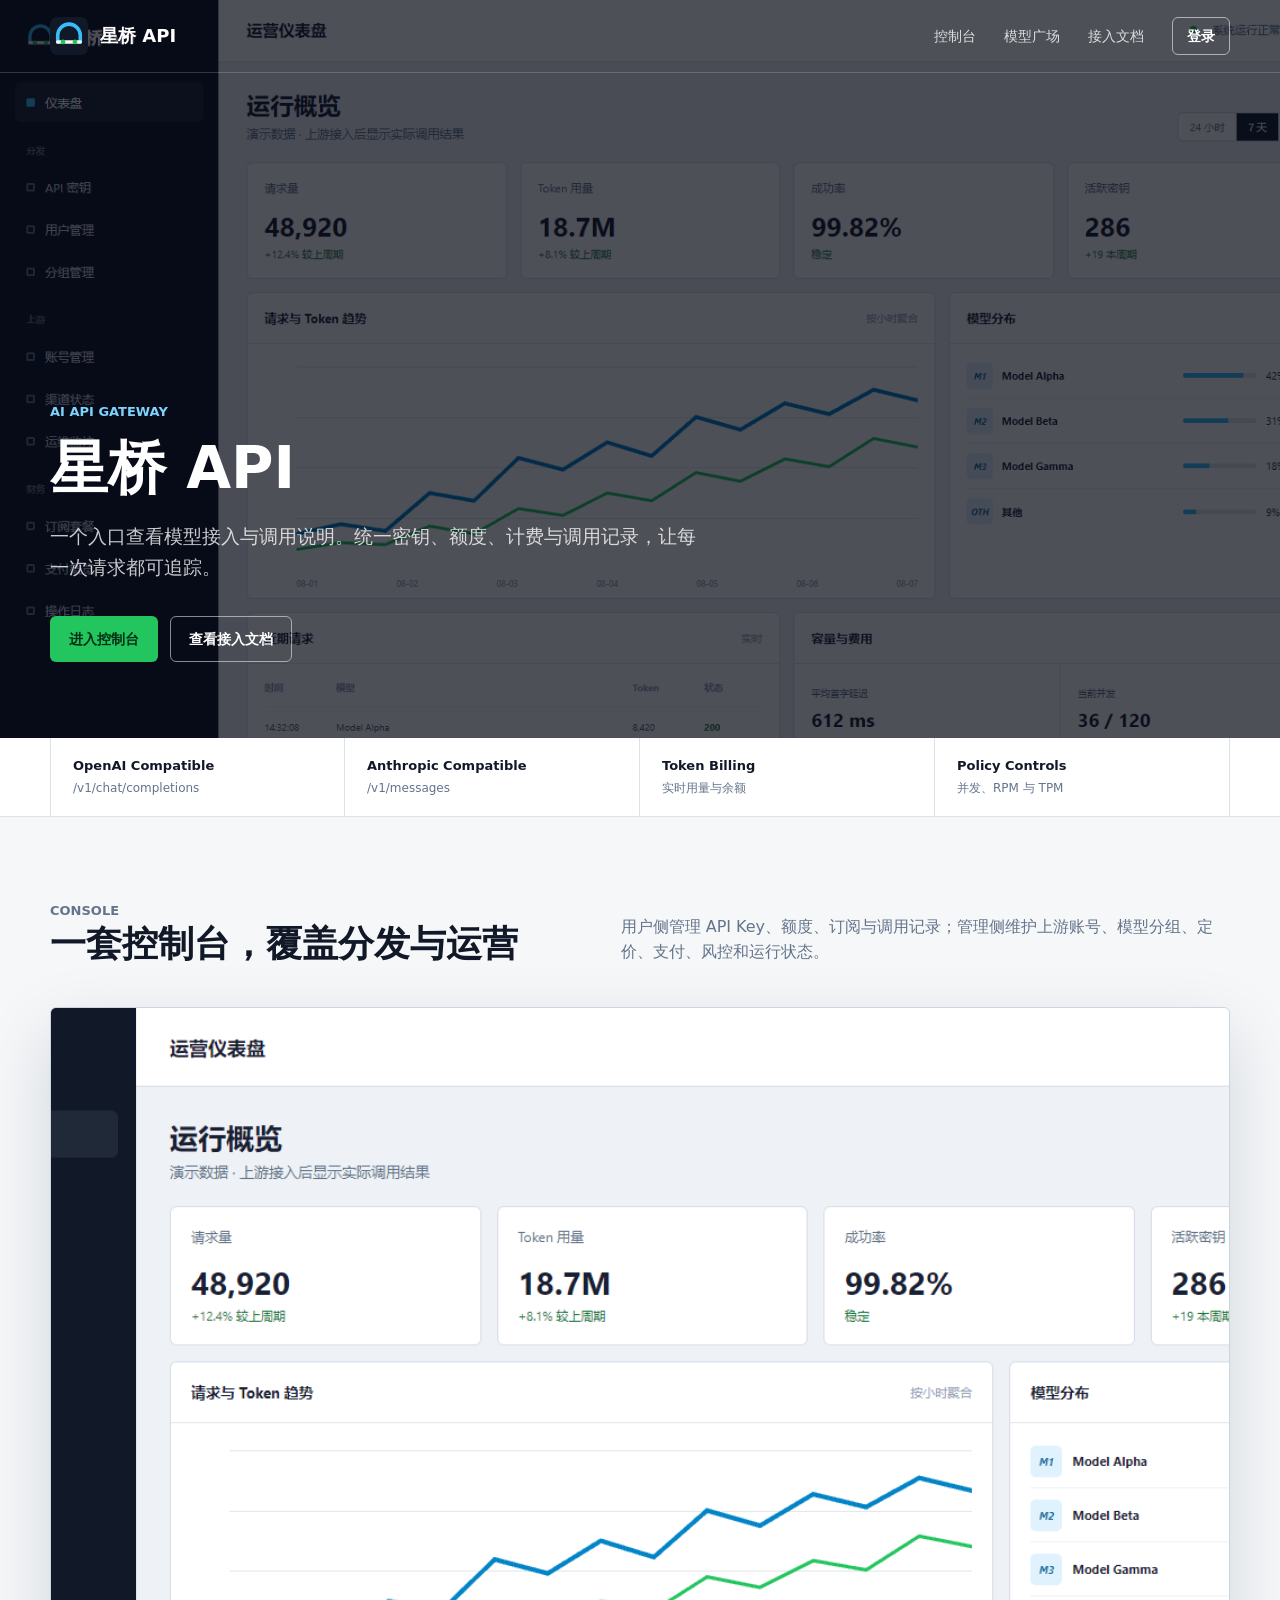
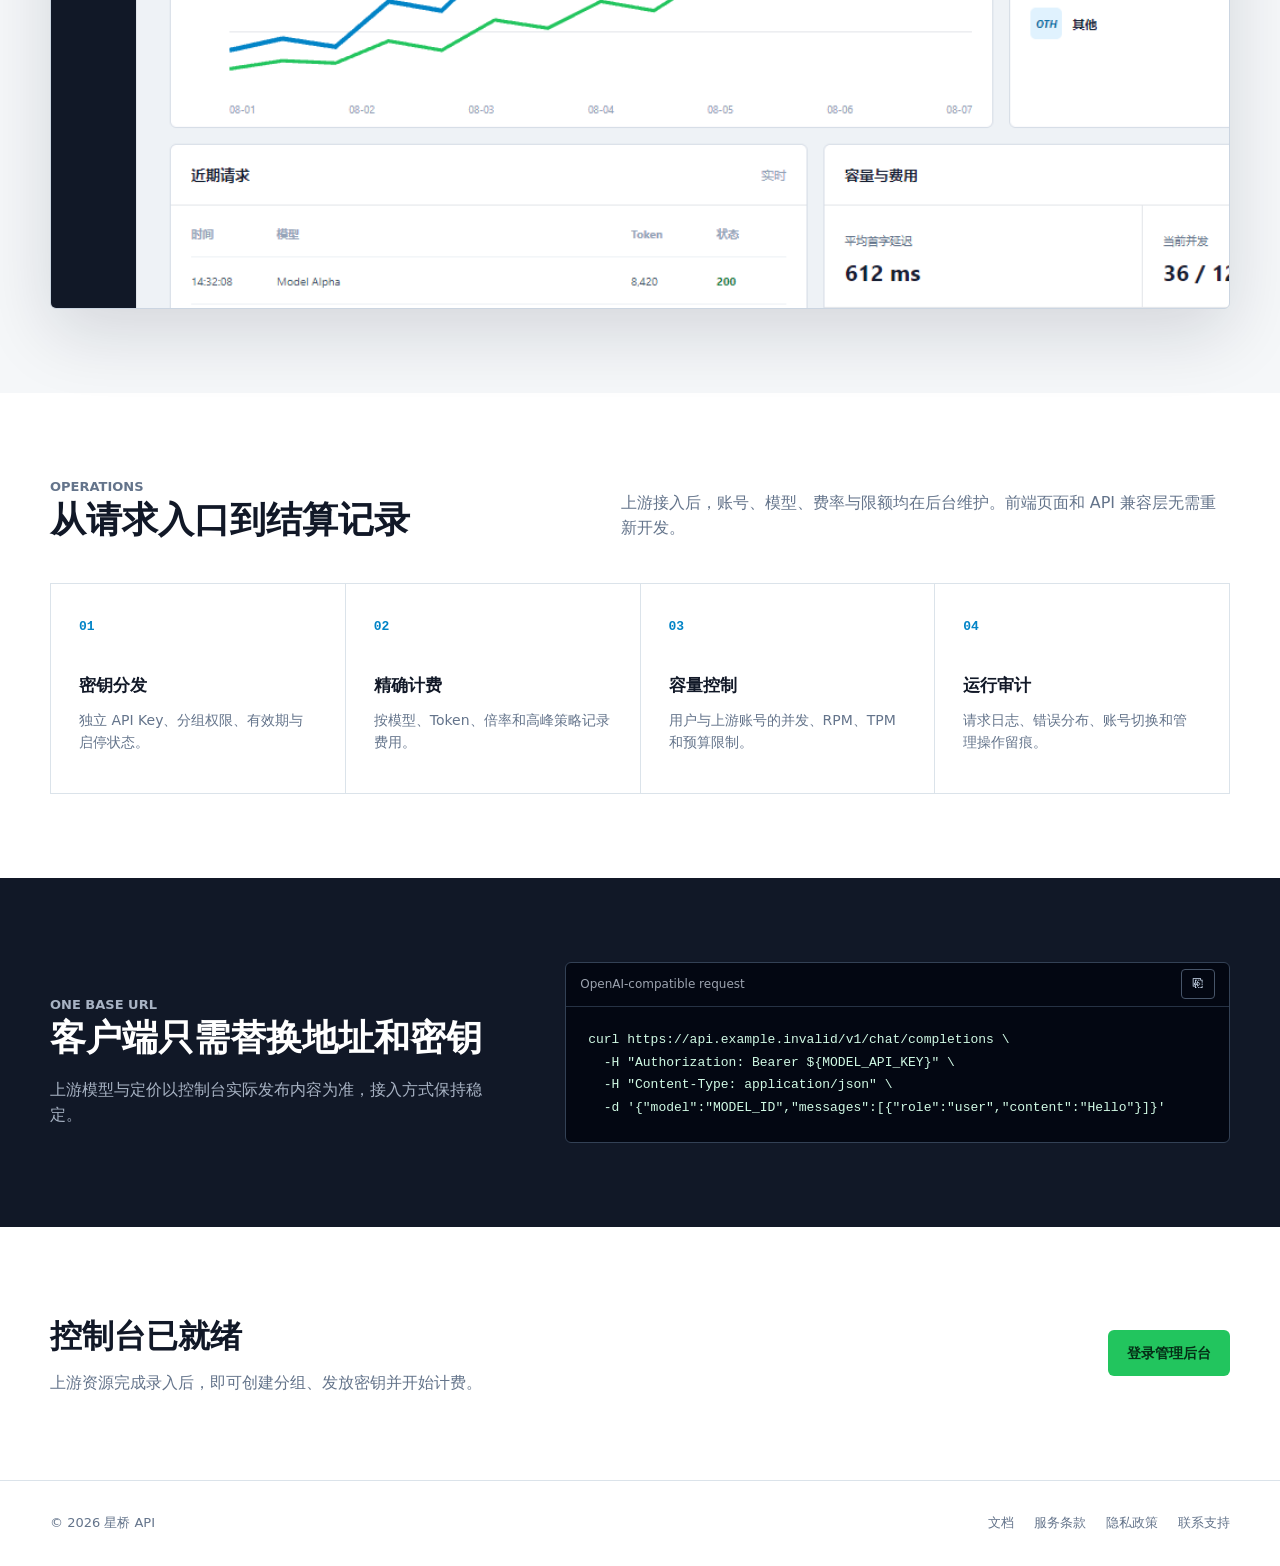
<file: index.html>
<!doctype html>
<html lang="zh-CN">
  <head>
    <meta charset="UTF-8" />
    <meta name="viewport" content="width=device-width, initial-scale=1" />
    <meta name="description" content="一个入口查看模型接入与调用说明" />
    <meta name="theme-color" content="#111827" />
    <link rel="icon" type="image/svg+xml" href="/site-assets/logo.svg" />
    <link rel="stylesheet" href="/site-assets/site.css" />
    <script src="/site-assets/site.js" defer></script>
    <title>星桥 API - 模型 API 接入平台</title>
  </head>
  <body>
    <header class="site-header">
      <div class="shell">
        <a class="brand" href="/" aria-label="返回首页">
          <img src="/site-assets/logo.svg" alt="" width="38" height="38" />
          <span>星桥 API</span>
        </a>
        <button class="menu-toggle" type="button" data-menu-toggle aria-expanded="false" aria-controls="main-nav">菜单</button>
        <nav class="main-nav" id="main-nav" data-menu data-open="false" aria-label="主导航">
          <a href="#console">控制台</a>
          <a href="/preview.html">模型广场</a>
          <a href="/docs.html">接入文档</a>
          <a class="nav-command" href="/preview.html">登录</a>
        </nav>
      </div>
    </header>

    <main>
      <section class="hero" aria-labelledby="hero-title">
        <div class="shell">
          <p class="eyebrow">AI API Gateway</p>
          <h1 id="hero-title">星桥 API</h1>
          <p class="hero-copy">一个入口查看模型接入与调用说明。统一密钥、额度、计费与调用记录，让每一次请求都可追踪。</p>
          <div class="hero-actions">
            <a class="button button-primary" href="/preview.html">进入控制台</a>
            <a class="button button-secondary" href="/docs.html">查看接入文档</a>
          </div>
        </div>
      </section>

      <section class="protocol-strip" aria-label="协议能力">
        <div class="shell">
          <div class="protocol-item"><strong>OpenAI Compatible</strong><span>/v1/chat/completions</span></div>
          <div class="protocol-item"><strong>Anthropic Compatible</strong><span>/v1/messages</span></div>
          <div class="protocol-item"><strong>Token Billing</strong><span>实时用量与余额</span></div>
          <div class="protocol-item"><strong>Policy Controls</strong><span>并发、RPM 与 TPM</span></div>
        </div>
      </section>

      <section class="section section-soft" id="console">
        <div class="shell">
          <div class="section-heading">
            <div>
              <p class="eyebrow">Console</p>
              <h2>一套控制台，覆盖分发与运营</h2>
            </div>
            <p>用户侧管理 API Key、额度、订阅与调用记录；管理侧维护上游账号、模型分组、定价、支付、风控和运行状态。</p>
          </div>
          <div class="console-frame">
            <img src="/site-assets/console-preview.png" alt="星桥 API 控制台预览，显示余额、请求量、Token 用量和模型分布" width="1440" height="900" />
          </div>
        </div>
      </section>

      <section class="section">
        <div class="shell">
          <div class="section-heading">
            <div>
              <p class="eyebrow">Operations</p>
              <h2>从请求入口到结算记录</h2>
            </div>
            <p>上游接入后，账号、模型、费率与限额均在后台维护。前端页面和 API 兼容层无需重新开发。</p>
          </div>
          <div class="capability-grid">
            <article class="capability"><span class="capability-index">01</span><h3>密钥分发</h3><p>独立 API Key、分组权限、有效期与启停状态。</p></article>
            <article class="capability"><span class="capability-index">02</span><h3>精确计费</h3><p>按模型、Token、倍率和高峰策略记录费用。</p></article>
            <article class="capability"><span class="capability-index">03</span><h3>容量控制</h3><p>用户与上游账号的并发、RPM、TPM 和预算限制。</p></article>
            <article class="capability"><span class="capability-index">04</span><h3>运行审计</h3><p>请求日志、错误分布、账号切换和管理操作留痕。</p></article>
          </div>
        </div>
      </section>

      <section class="section section-dark">
        <div class="shell api-band">
          <div>
            <p class="eyebrow">One Base URL</p>
            <h2>客户端只需替换地址和密钥</h2>
            <p>上游模型与定价以控制台实际发布内容为准，接入方式保持稳定。</p>
          </div>
          <div class="code-panel">
            <div class="code-panel-header">
              <span>OpenAI-compatible request</span>
              <button class="copy-button" type="button" data-copy-target="home-code" aria-label="复制代码" title="复制代码">&#x2398;</button>
            </div>
            <pre id="home-code"><code>curl https://api.example.invalid/v1/chat/completions \
  -H "Authorization: Bearer ${MODEL_API_KEY}" \
  -H "Content-Type: application/json" \
  -d '{"model":"MODEL_ID","messages":[{"role":"user","content":"Hello"}]}'</code></pre>
          </div>
        </div>
      </section>

      <section class="section">
        <div class="shell final-cta">
          <div>
            <h2>控制台已就绪</h2>
            <p>上游资源完成录入后，即可创建分组、发放密钥并开始计费。</p>
          </div>
          <a class="button button-primary" href="/preview.html">登录管理后台</a>
        </div>
      </section>
    </main>

    <footer class="site-footer">
      <div class="shell">
        <span>&copy; 2026 星桥 API</span>
        <nav class="footer-links" aria-label="页脚导航">
          <a href="/docs.html">文档</a>
          <a href="/terms.html">服务条款</a>
          <a href="/privacy.html">隐私政策</a>
          <a href="mailto:support@example.invalid">联系支持</a>
        </nav>
      </div>
    </footer>
  </body>
</html>
</file>
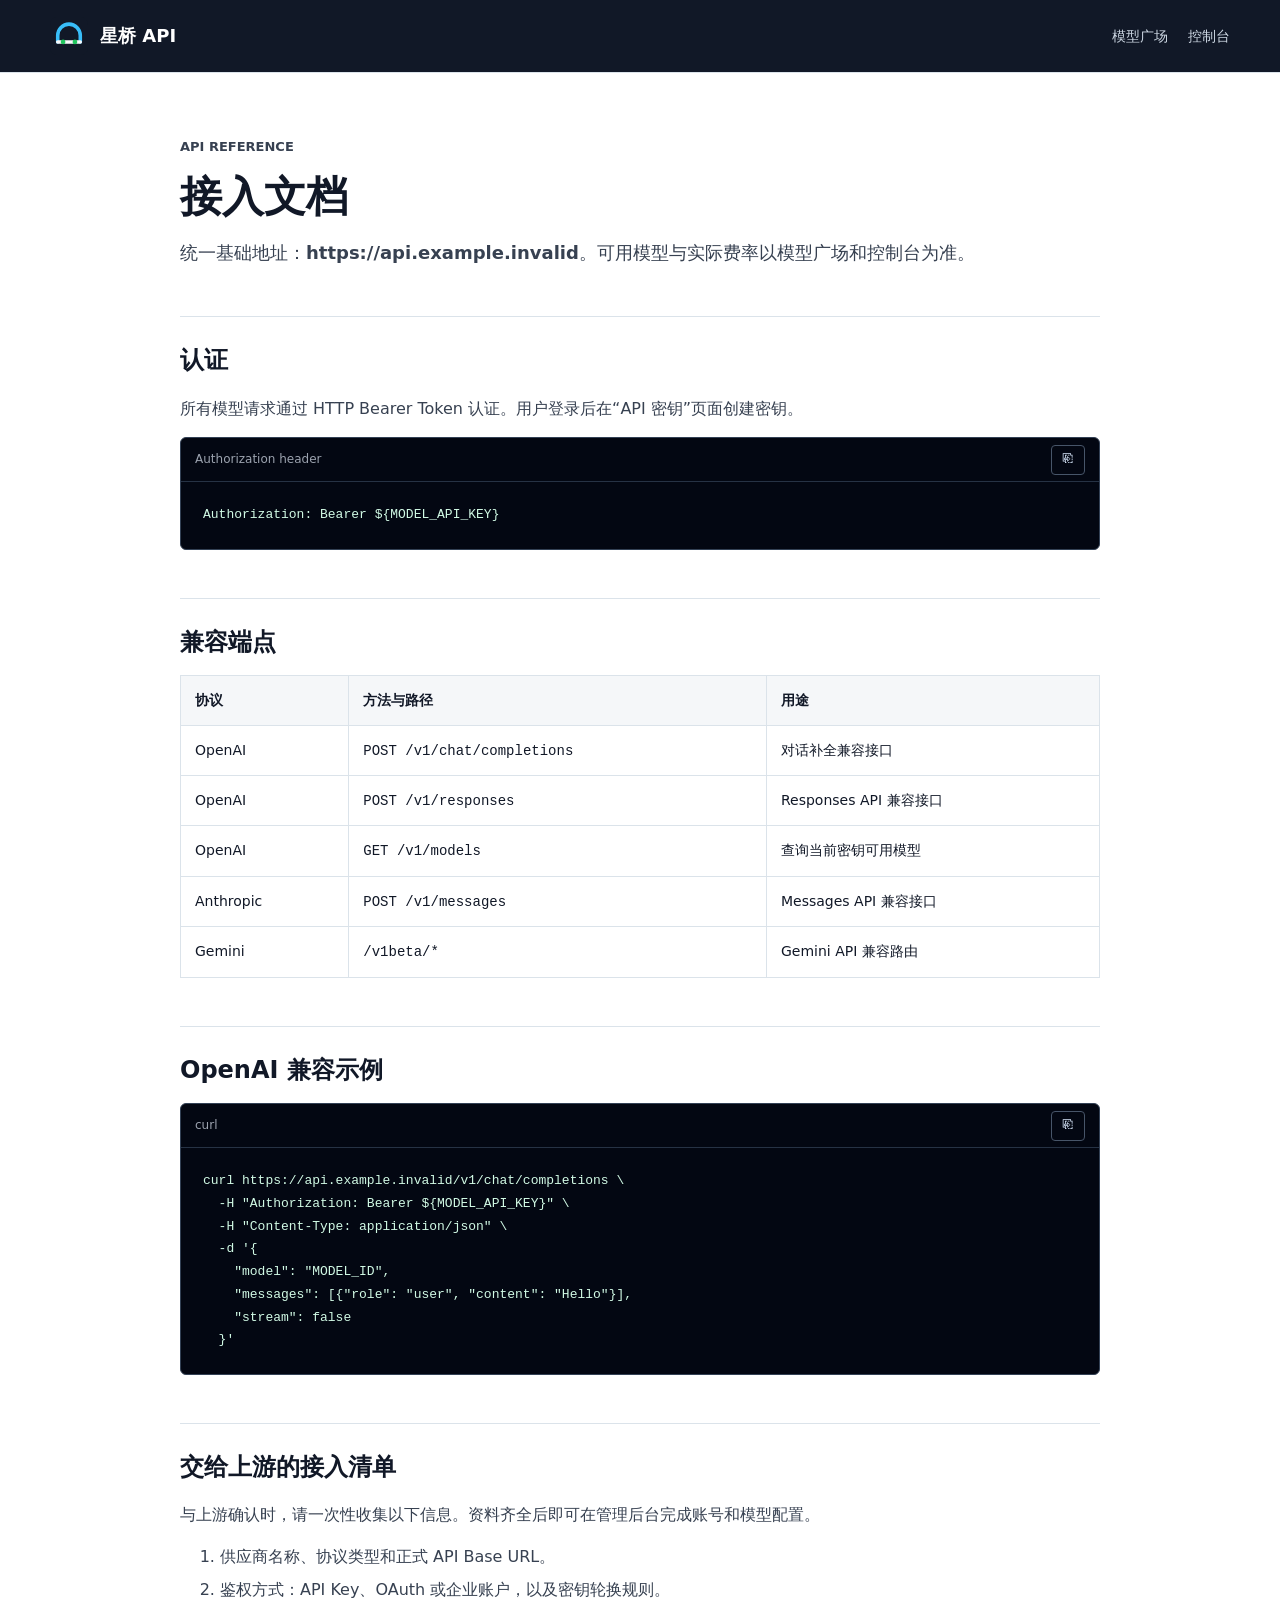
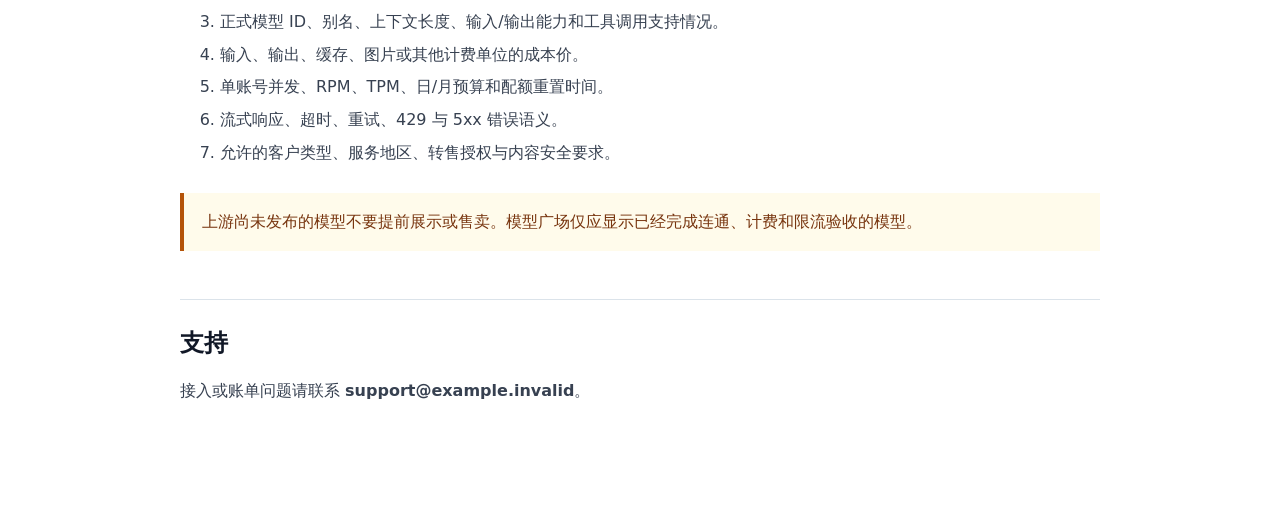
<file: docs.html>
<!doctype html>
<html lang="zh-CN">
  <head>
    <meta charset="UTF-8" />
    <meta name="viewport" content="width=device-width, initial-scale=1" />
    <meta name="theme-color" content="#111827" />
    <link rel="icon" type="image/svg+xml" href="/site-assets/logo.svg" />
    <link rel="stylesheet" href="/site-assets/site.css" />
    <script src="/site-assets/site.js" defer></script>
    <title>接入文档 - 星桥 API</title>
  </head>
  <body>
    <header class="document-header">
      <div class="shell">
        <a class="brand" href="/"><img src="/site-assets/logo.svg" alt="" width="38" height="38" /><span>星桥 API</span></a>
        <nav class="document-nav" aria-label="文档导航"><a href="/preview.html">模型广场</a><a href="/preview.html">控制台</a></nav>
      </div>
    </header>
    <main class="document-main">
      <p class="eyebrow">API Reference</p>
      <h1>接入文档</h1>
      <p class="document-lead">统一基础地址：<strong>https://api.example.invalid</strong>。可用模型与实际费率以模型广场和控制台为准。</p>

      <h2>认证</h2>
      <p>所有模型请求通过 HTTP Bearer Token 认证。用户登录后在“API 密钥”页面创建密钥。</p>
      <div class="code-panel">
        <div class="code-panel-header"><span>Authorization header</span><button class="copy-button" type="button" data-copy-target="auth-code" aria-label="复制代码" title="复制代码">&#x2398;</button></div>
        <pre id="auth-code"><code>Authorization: Bearer ${MODEL_API_KEY}</code></pre>
      </div>

      <h2>兼容端点</h2>
      <table class="endpoint-table">
        <thead><tr><th>协议</th><th>方法与路径</th><th>用途</th></tr></thead>
        <tbody>
          <tr><td>OpenAI</td><td><code>POST /v1/chat/completions</code></td><td>对话补全兼容接口</td></tr>
          <tr><td>OpenAI</td><td><code>POST /v1/responses</code></td><td>Responses API 兼容接口</td></tr>
          <tr><td>OpenAI</td><td><code>GET /v1/models</code></td><td>查询当前密钥可用模型</td></tr>
          <tr><td>Anthropic</td><td><code>POST /v1/messages</code></td><td>Messages API 兼容接口</td></tr>
          <tr><td>Gemini</td><td><code>/v1beta/*</code></td><td>Gemini API 兼容路由</td></tr>
        </tbody>
      </table>

      <h2>OpenAI 兼容示例</h2>
      <div class="code-panel">
        <div class="code-panel-header"><span>curl</span><button class="copy-button" type="button" data-copy-target="openai-code" aria-label="复制代码" title="复制代码">&#x2398;</button></div>
        <pre id="openai-code"><code>curl https://api.example.invalid/v1/chat/completions \
  -H "Authorization: Bearer ${MODEL_API_KEY}" \
  -H "Content-Type: application/json" \
  -d '{
    "model": "MODEL_ID",
    "messages": [{"role": "user", "content": "Hello"}],
    "stream": false
  }'</code></pre>
      </div>

      <h2>交给上游的接入清单</h2>
      <p>与上游确认时，请一次性收集以下信息。资料齐全后即可在管理后台完成账号和模型配置。</p>
      <ol>
        <li>供应商名称、协议类型和正式 API Base URL。</li>
        <li>鉴权方式：API Key、OAuth 或企业账户，以及密钥轮换规则。</li>
        <li>正式模型 ID、别名、上下文长度、输入/输出能力和工具调用支持情况。</li>
        <li>输入、输出、缓存、图片或其他计费单位的成本价。</li>
        <li>单账号并发、RPM、TPM、日/月预算和配额重置时间。</li>
        <li>流式响应、超时、重试、429 与 5xx 错误语义。</li>
        <li>允许的客户类型、服务地区、转售授权与内容安全要求。</li>
      </ol>

      <div class="notice">上游尚未发布的模型不要提前展示或售卖。模型广场仅应显示已经完成连通、计费和限流验收的模型。</div>

      <h2>支持</h2>
      <p>接入或账单问题请联系 <a href="mailto:support@example.invalid"><strong>support@example.invalid</strong></a>。</p>
    </main>
  </body>
</html>
</file>
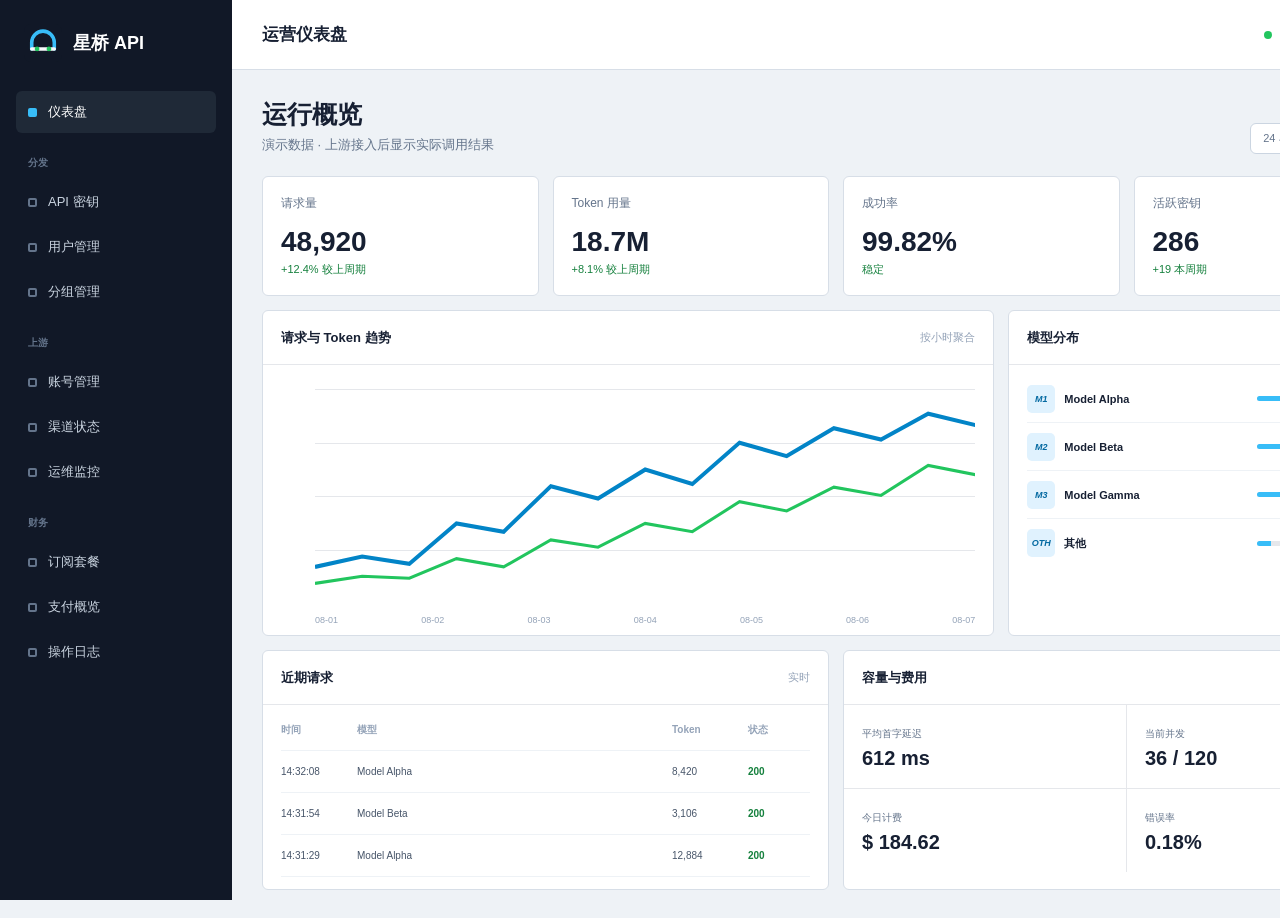
<file: preview.html>
<!doctype html>
<html lang="zh-CN">
  <head>
    <meta charset="UTF-8" />
    <meta name="viewport" content="width=device-width, initial-scale=1" />
    <title>Console Preview</title>
    <style>
      * { box-sizing: border-box; letter-spacing: 0; }
      html, body { margin: 0; width: 1440px; height: 900px; overflow: hidden; background: #eef2f6; color: #172033; font-family: Inter, "Segoe UI", "Microsoft YaHei", sans-serif; }
      .app { display: grid; grid-template-columns: 232px 1fr; width: 1440px; height: 900px; }
      .sidebar { background: #111827; color: #cbd5e1; padding: 24px 16px; }
      .brand { display: flex; align-items: center; gap: 11px; padding: 0 8px 26px; color: #fff; font-size: 18px; font-weight: 750; }
      .brand img { width: 38px; height: 38px; border-radius: 6px; }
      .nav-label { padding: 20px 12px 8px; color: #64748b; font-size: 10px; font-weight: 750; text-transform: uppercase; }
      .nav-item { display: flex; height: 42px; align-items: center; gap: 11px; margin: 3px 0; border-radius: 6px; padding: 0 12px; font-size: 13px; }
      .nav-item.active { background: #1f2937; color: #fff; }
      .nav-icon { width: 9px; height: 9px; border: 2px solid #64748b; border-radius: 2px; }
      .nav-item.active .nav-icon { border-color: #38bdf8; background: #38bdf8; }
      .main { min-width: 0; }
      .topbar { display: flex; height: 70px; align-items: center; justify-content: space-between; border-bottom: 1px solid #d7dee7; background: #fff; padding: 0 30px; }
      .topbar strong { font-size: 17px; }
      .topbar-right { display: flex; align-items: center; gap: 16px; color: #64748b; font-size: 12px; }
      .status-dot { width: 8px; height: 8px; border-radius: 50%; background: #22c55e; }
      .avatar { display: grid; width: 34px; height: 34px; place-items: center; border-radius: 50%; background: #e2e8f0; color: #334155; font-weight: 700; }
      .content { padding: 28px 30px; }
      .page-head { display: flex; align-items: flex-end; justify-content: space-between; margin-bottom: 22px; }
      .page-head h1 { margin: 0; font-size: 25px; }
      .page-head p { margin: 5px 0 0; color: #64748b; font-size: 13px; }
      .range { display: flex; overflow: hidden; border: 1px solid #cbd5e1; border-radius: 6px; background: #fff; }
      .range span { padding: 7px 12px; border-right: 1px solid #cbd5e1; color: #64748b; font-size: 11px; }
      .range span:last-child { border: 0; }
      .range .selected { background: #172033; color: #fff; }
      .stats { display: grid; grid-template-columns: repeat(4, 1fr); gap: 14px; }
      .stat { min-height: 118px; border: 1px solid #d7dee7; border-radius: 6px; background: #fff; padding: 18px; }
      .stat-label { color: #64748b; font-size: 12px; }
      .stat-value { margin-top: 14px; font-size: 28px; font-weight: 750; }
      .stat-trend { margin-top: 4px; color: #15803d; font-size: 11px; }
      .dashboard { display: grid; grid-template-columns: minmax(0, 1.55fr) minmax(320px, .85fr); gap: 14px; margin-top: 14px; }
      .panel { border: 1px solid #d7dee7; border-radius: 6px; background: #fff; }
      .panel-head { display: flex; height: 54px; align-items: center; justify-content: space-between; border-bottom: 1px solid #e5e7eb; padding: 0 18px; }
      .panel-head strong { font-size: 13px; }
      .panel-head span { color: #94a3b8; font-size: 11px; }
      .chart { position: relative; height: 270px; padding: 26px 18px 22px 54px; }
      .chart-grid { position: absolute; inset: 24px 18px 32px 52px; display: grid; grid-template-rows: repeat(4, 1fr); }
      .chart-grid i { border-top: 1px solid #e5e7eb; }
      .chart svg { position: absolute; inset: 28px 18px 35px 52px; width: calc(100% - 70px); height: calc(100% - 63px); }
      .x-axis { position: absolute; right: 18px; bottom: 10px; left: 52px; display: flex; justify-content: space-between; color: #94a3b8; font-size: 9px; }
      .model-list { padding: 10px 18px 18px; }
      .model-row { display: grid; grid-template-columns: 1fr 78px 46px; align-items: center; gap: 10px; min-height: 48px; border-bottom: 1px solid #eef2f6; font-size: 11px; }
      .model-row:last-child { border: 0; }
      .model-name { display: flex; align-items: center; gap: 9px; font-weight: 650; }
      .model-badge { width: 28px; height: 28px; border-radius: 5px; background: #e0f2fe; color: #0369a1; display: grid; place-items: center; font-size: 9px; }
      .meter { height: 5px; overflow: hidden; border-radius: 3px; background: #e5e7eb; }
      .meter span { display: block; height: 100%; background: #38bdf8; }
      .requests { display: grid; grid-template-columns: 1fr 1fr; gap: 14px; margin-top: 14px; }
      .request-table { padding: 4px 18px 12px; }
      .request-row { display: grid; grid-template-columns: 76px 1fr 76px 62px; min-height: 42px; align-items: center; border-bottom: 1px solid #eef2f6; color: #475569; font-size: 10px; }
      .request-row.header { color: #94a3b8; font-weight: 700; }
      .ok { color: #15803d; font-weight: 700; }
      .summary { display: grid; grid-template-columns: 1fr 1fr; gap: 1px; background: #e5e7eb; }
      .summary div { min-height: 82px; background: #fff; padding: 18px; }
      .summary strong { display: block; margin-top: 6px; font-size: 20px; }
      .summary span { color: #64748b; font-size: 10px; }
    </style>
  </head>
  <body>
    <div class="app">
      <aside class="sidebar">
        <div class="brand"><img src="site-assets/logo.svg" alt="" /><span>星桥 API</span></div>
        <div class="nav-item active"><i class="nav-icon"></i>仪表盘</div>
        <div class="nav-label">分发</div>
        <div class="nav-item"><i class="nav-icon"></i>API 密钥</div>
        <div class="nav-item"><i class="nav-icon"></i>用户管理</div>
        <div class="nav-item"><i class="nav-icon"></i>分组管理</div>
        <div class="nav-label">上游</div>
        <div class="nav-item"><i class="nav-icon"></i>账号管理</div>
        <div class="nav-item"><i class="nav-icon"></i>渠道状态</div>
        <div class="nav-item"><i class="nav-icon"></i>运维监控</div>
        <div class="nav-label">财务</div>
        <div class="nav-item"><i class="nav-icon"></i>订阅套餐</div>
        <div class="nav-item"><i class="nav-icon"></i>支付概览</div>
        <div class="nav-item"><i class="nav-icon"></i>操作日志</div>
      </aside>
      <main class="main">
        <header class="topbar"><strong>运营仪表盘</strong><div class="topbar-right"><span class="status-dot"></span><span>系统运行正常</span><span class="avatar">A</span></div></header>
        <div class="content">
          <div class="page-head"><div><h1>运行概览</h1><p>演示数据 · 上游接入后显示实际调用结果</p></div><div class="range"><span>24 小时</span><span class="selected">7 天</span><span>30 天</span></div></div>
          <section class="stats">
            <div class="stat"><div class="stat-label">请求量</div><div class="stat-value">48,920</div><div class="stat-trend">+12.4% 较上周期</div></div>
            <div class="stat"><div class="stat-label">Token 用量</div><div class="stat-value">18.7M</div><div class="stat-trend">+8.1% 较上周期</div></div>
            <div class="stat"><div class="stat-label">成功率</div><div class="stat-value">99.82%</div><div class="stat-trend">稳定</div></div>
            <div class="stat"><div class="stat-label">活跃密钥</div><div class="stat-value">286</div><div class="stat-trend">+19 本周期</div></div>
          </section>
          <section class="dashboard">
            <div class="panel"><div class="panel-head"><strong>请求与 Token 趋势</strong><span>按小时聚合</span></div><div class="chart"><div class="chart-grid"><i></i><i></i><i></i><i></i></div><svg viewBox="0 0 700 200" preserveAspectRatio="none"><polyline points="0,168 50,158 100,165 150,126 200,134 250,90 300,102 350,74 400,88 450,48 500,61 550,34 600,45 650,20 700,31" fill="none" stroke="#0284c7" stroke-width="4"/><polyline points="0,184 50,177 100,179 150,160 200,168 250,142 300,149 350,126 400,134 450,105 500,114 550,91 600,99 650,70 700,79" fill="none" stroke="#22c55e" stroke-width="3"/></svg><div class="x-axis"><span>08-01</span><span>08-02</span><span>08-03</span><span>08-04</span><span>08-05</span><span>08-06</span><span>08-07</span></div></div></div>
            <div class="panel"><div class="panel-head"><strong>模型分布</strong><span>演示</span></div><div class="model-list"><div class="model-row"><div class="model-name"><i class="model-badge">M1</i>Model Alpha</div><div class="meter"><span style="width:82%"></span></div><span>42%</span></div><div class="model-row"><div class="model-name"><i class="model-badge">M2</i>Model Beta</div><div class="meter"><span style="width:61%"></span></div><span>31%</span></div><div class="model-row"><div class="model-name"><i class="model-badge">M3</i>Model Gamma</div><div class="meter"><span style="width:36%"></span></div><span>18%</span></div><div class="model-row"><div class="model-name"><i class="model-badge">OTH</i>其他</div><div class="meter"><span style="width:18%"></span></div><span>9%</span></div></div></div>
          </section>
          <section class="requests">
            <div class="panel"><div class="panel-head"><strong>近期请求</strong><span>实时</span></div><div class="request-table"><div class="request-row header"><span>时间</span><span>模型</span><span>Token</span><span>状态</span></div><div class="request-row"><span>14:32:08</span><span>Model Alpha</span><span>8,420</span><span class="ok">200</span></div><div class="request-row"><span>14:31:54</span><span>Model Beta</span><span>3,106</span><span class="ok">200</span></div><div class="request-row"><span>14:31:29</span><span>Model Alpha</span><span>12,884</span><span class="ok">200</span></div></div></div>
            <div class="panel"><div class="panel-head"><strong>容量与费用</strong><span>演示</span></div><div class="summary"><div><span>平均首字延迟</span><strong>612 ms</strong></div><div><span>当前并发</span><strong>36 / 120</strong></div><div><span>今日计费</span><strong>$ 184.62</strong></div><div><span>错误率</span><strong>0.18%</strong></div></div></div>
          </section>
        </div>
      </main>
    </div>
  </body>
</html>
</file>
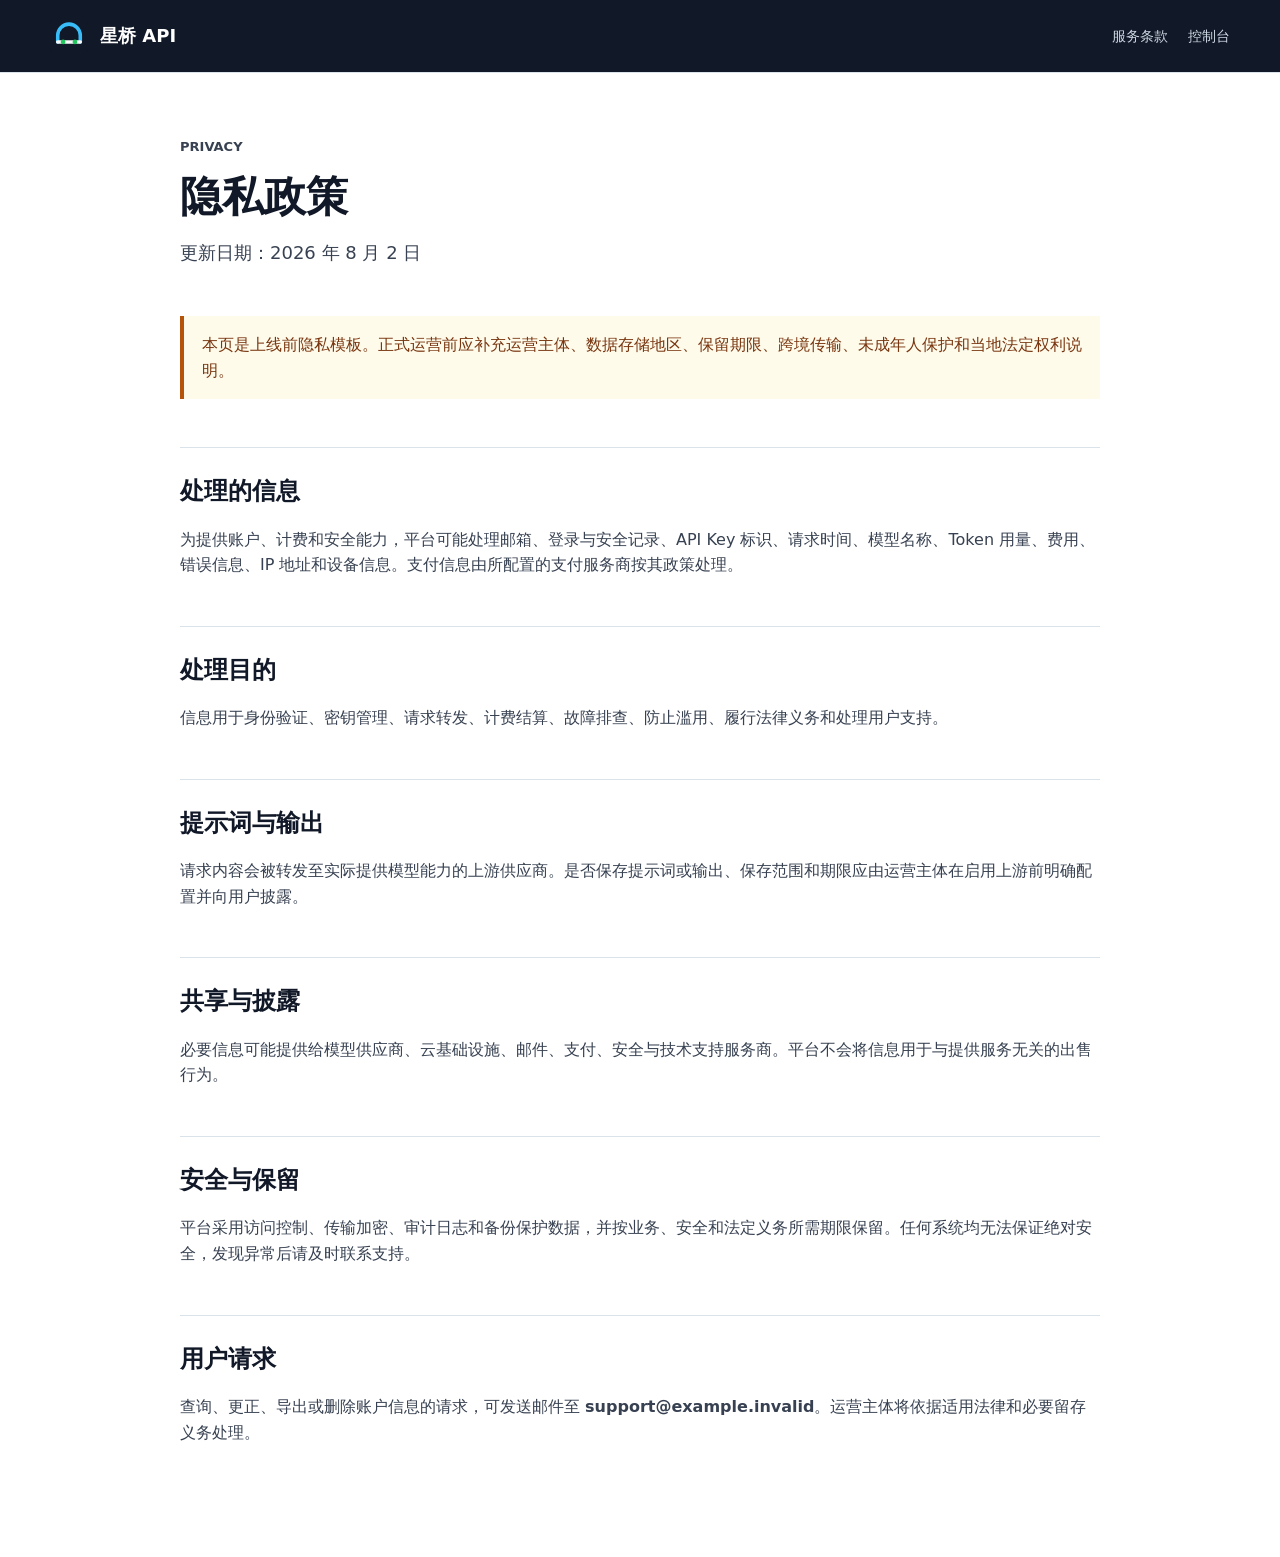
<file: privacy.html>
<!doctype html>
<html lang="zh-CN">
  <head>
    <meta charset="UTF-8" />
    <meta name="viewport" content="width=device-width, initial-scale=1" />
    <link rel="icon" type="image/svg+xml" href="/site-assets/logo.svg" />
    <link rel="stylesheet" href="/site-assets/site.css" />
    <title>隐私政策 - 星桥 API</title>
  </head>
  <body>
    <header class="document-header"><div class="shell"><a class="brand" href="/"><img src="/site-assets/logo.svg" alt="" width="38" height="38" /><span>星桥 API</span></a><nav class="document-nav"><a href="/terms.html">服务条款</a><a href="/preview.html">控制台</a></nav></div></header>
    <main class="document-main">
      <p class="eyebrow">Privacy</p>
      <h1>隐私政策</h1>
      <p class="document-lead">更新日期：2026 年 8 月 2 日</p>
      <div class="notice">本页是上线前隐私模板。正式运营前应补充运营主体、数据存储地区、保留期限、跨境传输、未成年人保护和当地法定权利说明。</div>
      <h2>处理的信息</h2><p>为提供账户、计费和安全能力，平台可能处理邮箱、登录与安全记录、API Key 标识、请求时间、模型名称、Token 用量、费用、错误信息、IP 地址和设备信息。支付信息由所配置的支付服务商按其政策处理。</p>
      <h2>处理目的</h2><p>信息用于身份验证、密钥管理、请求转发、计费结算、故障排查、防止滥用、履行法律义务和处理用户支持。</p>
      <h2>提示词与输出</h2><p>请求内容会被转发至实际提供模型能力的上游供应商。是否保存提示词或输出、保存范围和期限应由运营主体在启用上游前明确配置并向用户披露。</p>
      <h2>共享与披露</h2><p>必要信息可能提供给模型供应商、云基础设施、邮件、支付、安全与技术支持服务商。平台不会将信息用于与提供服务无关的出售行为。</p>
      <h2>安全与保留</h2><p>平台采用访问控制、传输加密、审计日志和备份保护数据，并按业务、安全和法定义务所需期限保留。任何系统均无法保证绝对安全，发现异常后请及时联系支持。</p>
      <h2>用户请求</h2><p>查询、更正、导出或删除账户信息的请求，可发送邮件至 <a href="mailto:support@example.invalid"><strong>support@example.invalid</strong></a>。运营主体将依据适用法律和必要留存义务处理。</p>
    </main>
  </body>
</html>
</file>
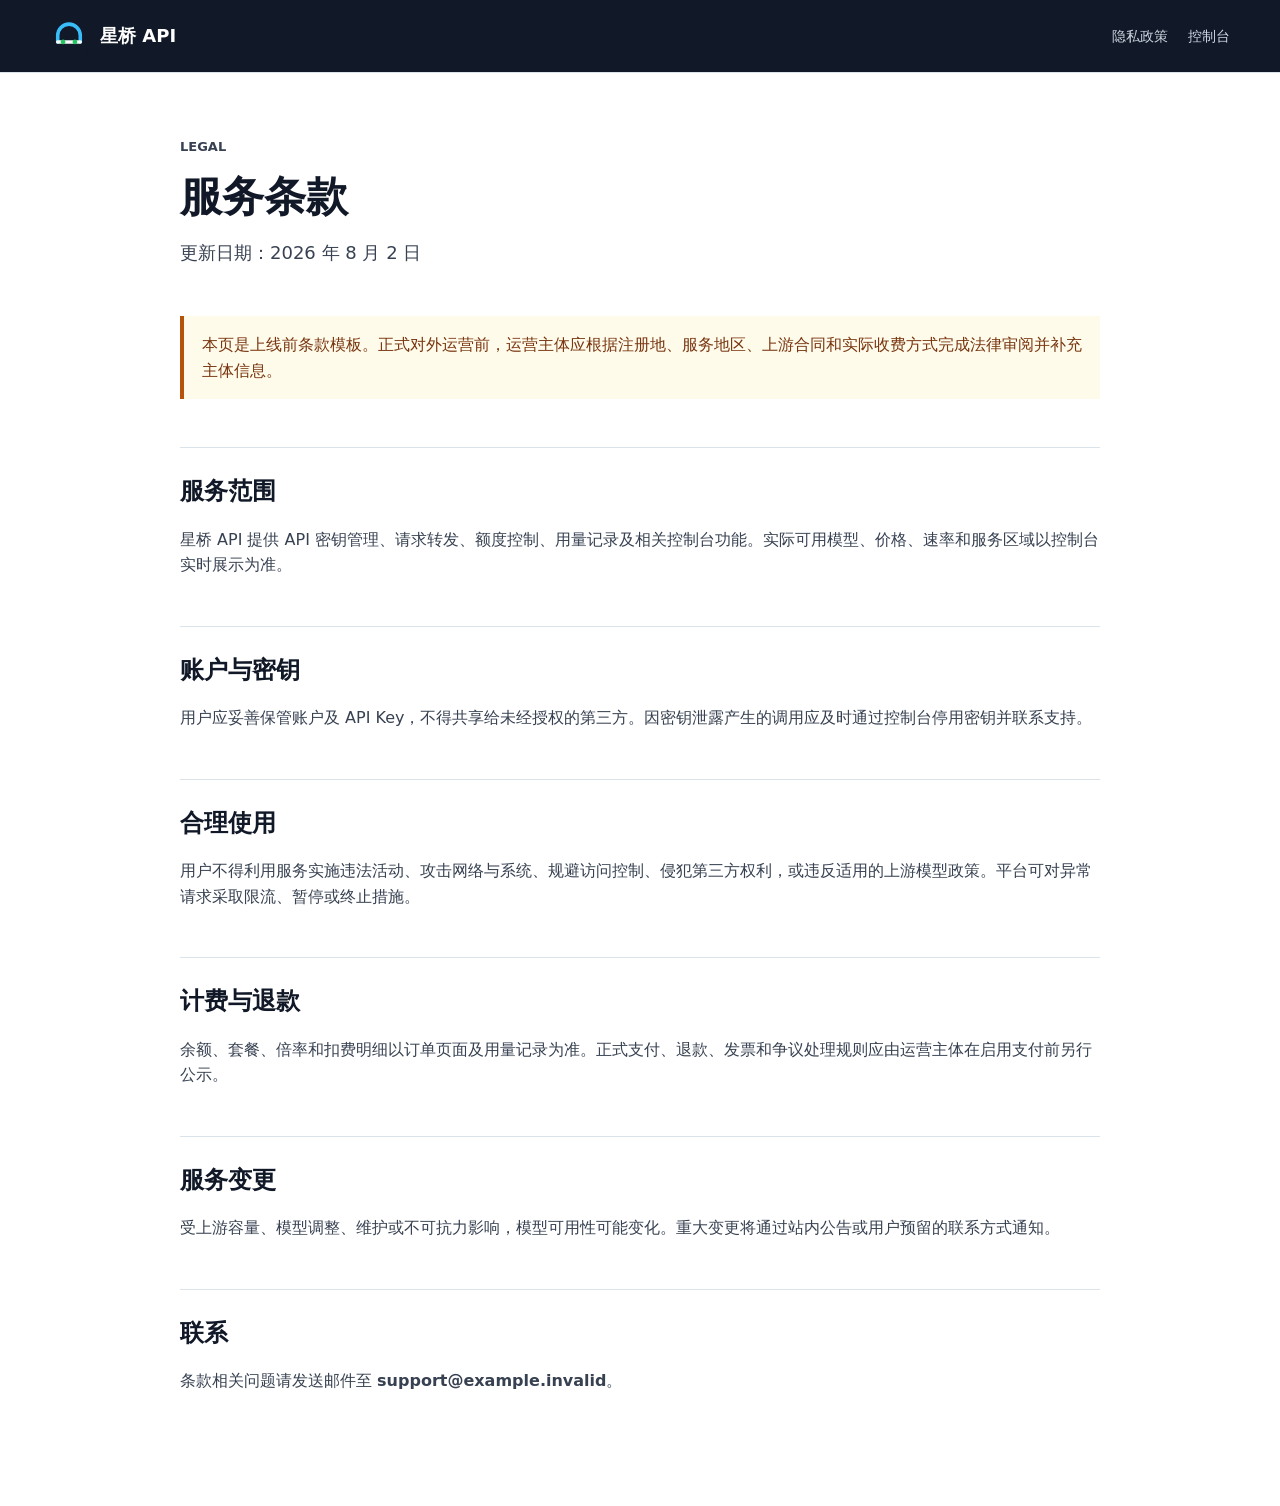
<file: terms.html>
<!doctype html>
<html lang="zh-CN">
  <head>
    <meta charset="UTF-8" />
    <meta name="viewport" content="width=device-width, initial-scale=1" />
    <link rel="icon" type="image/svg+xml" href="/site-assets/logo.svg" />
    <link rel="stylesheet" href="/site-assets/site.css" />
    <title>服务条款 - 星桥 API</title>
  </head>
  <body>
    <header class="document-header"><div class="shell"><a class="brand" href="/"><img src="/site-assets/logo.svg" alt="" width="38" height="38" /><span>星桥 API</span></a><nav class="document-nav"><a href="/privacy.html">隐私政策</a><a href="/preview.html">控制台</a></nav></div></header>
    <main class="document-main">
      <p class="eyebrow">Legal</p>
      <h1>服务条款</h1>
      <p class="document-lead">更新日期：2026 年 8 月 2 日</p>
      <div class="notice">本页是上线前条款模板。正式对外运营前，运营主体应根据注册地、服务地区、上游合同和实际收费方式完成法律审阅并补充主体信息。</div>
      <h2>服务范围</h2><p>星桥 API 提供 API 密钥管理、请求转发、额度控制、用量记录及相关控制台功能。实际可用模型、价格、速率和服务区域以控制台实时展示为准。</p>
      <h2>账户与密钥</h2><p>用户应妥善保管账户及 API Key，不得共享给未经授权的第三方。因密钥泄露产生的调用应及时通过控制台停用密钥并联系支持。</p>
      <h2>合理使用</h2><p>用户不得利用服务实施违法活动、攻击网络与系统、规避访问控制、侵犯第三方权利，或违反适用的上游模型政策。平台可对异常请求采取限流、暂停或终止措施。</p>
      <h2>计费与退款</h2><p>余额、套餐、倍率和扣费明细以订单页面及用量记录为准。正式支付、退款、发票和争议处理规则应由运营主体在启用支付前另行公示。</p>
      <h2>服务变更</h2><p>受上游容量、模型调整、维护或不可抗力影响，模型可用性可能变化。重大变更将通过站内公告或用户预留的联系方式通知。</p>
      <h2>联系</h2><p>条款相关问题请发送邮件至 <a href="mailto:support@example.invalid"><strong>support@example.invalid</strong></a>。</p>
    </main>
  </body>
</html>
</file>
<file: site-assets/site.css>
:root {
  color-scheme: light;
  --ink: #111827;
  --ink-soft: #374151;
  --muted: #64748b;
  --line: #dbe3ea;
  --paper: #ffffff;
  --paper-soft: #f5f7f9;
  --green: #16a34a;
  --green-dark: #166534;
  --cyan: #0284c7;
  --amber: #b45309;
  --radius: 6px;
  font-family: Inter, ui-sans-serif, system-ui, -apple-system, BlinkMacSystemFont, "Segoe UI", "Microsoft YaHei", sans-serif;
}

* {
  box-sizing: border-box;
  letter-spacing: 0;
}

html {
  scroll-behavior: smooth;
}

body {
  margin: 0;
  min-width: 320px;
  background: var(--paper);
  color: var(--ink);
  font-size: 16px;
  line-height: 1.6;
}

a {
  color: inherit;
  text-decoration: none;
}

button,
a {
  -webkit-tap-highlight-color: transparent;
}

button {
  font: inherit;
}

img {
  display: block;
  max-width: 100%;
}

.shell {
  width: min(1180px, calc(100% - 48px));
  margin: 0 auto;
}

.site-header {
  position: absolute;
  inset: 0 0 auto;
  z-index: 20;
  border-bottom: 1px solid rgba(255, 255, 255, 0.18);
  color: #ffffff;
}

.site-header .shell {
  display: flex;
  min-height: 72px;
  align-items: center;
  justify-content: space-between;
  gap: 28px;
}

.brand {
  display: inline-flex;
  min-width: 0;
  align-items: center;
  gap: 12px;
  font-size: 18px;
  font-weight: 700;
}

.brand img {
  width: 38px;
  height: 38px;
  border-radius: var(--radius);
}

.main-nav {
  display: flex;
  align-items: center;
  gap: 28px;
  font-size: 14px;
}

.main-nav a {
  color: rgba(255, 255, 255, 0.8);
}

.main-nav a:hover,
.main-nav a:focus-visible {
  color: #ffffff;
}

.nav-command {
  display: inline-flex;
  min-height: 38px;
  align-items: center;
  justify-content: center;
  border: 1px solid rgba(255, 255, 255, 0.55);
  border-radius: var(--radius);
  padding: 7px 14px;
  color: #ffffff !important;
  font-weight: 650;
}

.menu-toggle {
  display: none;
  min-height: 40px;
  border: 1px solid rgba(255, 255, 255, 0.45);
  border-radius: var(--radius);
  background: transparent;
  color: #ffffff;
  padding: 7px 12px;
}

.hero {
  position: relative;
  display: flex;
  min-height: min(82vh, 760px);
  align-items: flex-end;
  overflow: hidden;
  background: #111827 url("/site-assets/console-preview.png") center 23% / cover no-repeat;
  color: #ffffff;
}

.hero::before {
  position: absolute;
  inset: 0;
  content: "";
  background: rgba(3, 7, 18, 0.7);
}

.hero .shell {
  position: relative;
  z-index: 1;
  padding-top: 136px;
  padding-bottom: 76px;
}

.eyebrow {
  margin: 0 0 14px;
  color: #7dd3fc;
  font-size: 13px;
  font-weight: 750;
  text-transform: uppercase;
}

.hero h1 {
  max-width: 780px;
  margin: 0;
  font-size: 58px;
  line-height: 1.08;
  font-weight: 760;
  overflow-wrap: anywhere;
}

.hero-copy {
  max-width: 660px;
  margin: 22px 0 0;
  color: rgba(255, 255, 255, 0.78);
  font-size: 19px;
}

.hero-actions {
  display: flex;
  flex-wrap: wrap;
  gap: 12px;
  margin-top: 34px;
}

.button {
  display: inline-flex;
  min-height: 46px;
  align-items: center;
  justify-content: center;
  border: 1px solid transparent;
  border-radius: var(--radius);
  padding: 10px 18px;
  font-size: 14px;
  font-weight: 700;
  transition: background-color 160ms ease, border-color 160ms ease, color 160ms ease;
}

.button-primary {
  background: #22c55e;
  color: #052e16;
}

.button-primary:hover,
.button-primary:focus-visible {
  background: #4ade80;
}

.button-secondary {
  border-color: rgba(255, 255, 255, 0.52);
  color: #ffffff;
}

.button-secondary:hover,
.button-secondary:focus-visible {
  border-color: #ffffff;
  background: rgba(255, 255, 255, 0.1);
}

.protocol-strip {
  border-bottom: 1px solid var(--line);
  background: var(--paper);
}

.protocol-strip .shell {
  display: grid;
  grid-template-columns: repeat(4, minmax(0, 1fr));
}

.protocol-item {
  min-width: 0;
  padding: 18px 22px;
  border-right: 1px solid var(--line);
}

.protocol-item:first-child {
  border-left: 1px solid var(--line);
}

.protocol-item strong,
.protocol-item span {
  display: block;
  overflow-wrap: anywhere;
}

.protocol-item strong {
  font-size: 13px;
}

.protocol-item span {
  margin-top: 2px;
  color: var(--muted);
  font-size: 12px;
}

.section {
  padding: 84px 0;
}

.section-soft {
  background: var(--paper-soft);
}

.section-dark {
  background: var(--ink);
  color: #ffffff;
}

.section-heading {
  display: grid;
  grid-template-columns: minmax(0, 0.9fr) minmax(300px, 1.1fr);
  gap: 72px;
  align-items: end;
  margin-bottom: 42px;
}

.section-heading h2 {
  margin: 0;
  font-size: 36px;
  line-height: 1.2;
}

.section-heading p {
  margin: 0;
  color: var(--muted);
}

.section-dark .section-heading p {
  color: #a8b3c4;
}

.console-frame {
  overflow: hidden;
  border: 1px solid #cbd5e1;
  border-radius: var(--radius);
  background: #e5e7eb;
  box-shadow: 0 24px 70px rgba(15, 23, 42, 0.14);
}

.console-frame img {
  width: 100%;
  aspect-ratio: 16 / 10;
  object-fit: cover;
  object-position: top center;
}

.capability-grid {
  display: grid;
  grid-template-columns: repeat(4, minmax(0, 1fr));
  border-top: 1px solid var(--line);
  border-left: 1px solid var(--line);
}

.capability {
  min-height: 210px;
  padding: 28px;
  border-right: 1px solid var(--line);
  border-bottom: 1px solid var(--line);
}

.capability-index {
  display: inline-block;
  margin-bottom: 34px;
  color: var(--cyan);
  font-family: ui-monospace, SFMono-Regular, Menlo, Consolas, monospace;
  font-size: 13px;
  font-weight: 700;
}

.capability h3 {
  margin: 0;
  font-size: 17px;
}

.capability p {
  margin: 10px 0 0;
  color: var(--muted);
  font-size: 14px;
}

.api-band {
  display: grid;
  grid-template-columns: minmax(0, 0.8fr) minmax(420px, 1.2fr);
  gap: 72px;
  align-items: center;
}

.api-band h2 {
  margin: 0;
  font-size: 36px;
  line-height: 1.2;
}

.api-band p {
  margin: 18px 0 0;
  color: #a8b3c4;
}

.code-panel {
  overflow: hidden;
  border: 1px solid #334155;
  border-radius: var(--radius);
  background: #030712;
}

.code-panel-header {
  display: flex;
  min-height: 44px;
  align-items: center;
  justify-content: space-between;
  padding: 0 14px;
  border-bottom: 1px solid #263244;
  color: #9ca3af;
  font-size: 12px;
}

.copy-button {
  width: 34px;
  height: 30px;
  border: 1px solid #475569;
  border-radius: 4px;
  background: transparent;
  color: #dbeafe;
  cursor: pointer;
}

.copy-button:hover,
.copy-button:focus-visible {
  border-color: #7dd3fc;
  color: #7dd3fc;
}

pre {
  margin: 0;
  overflow: auto;
  padding: 22px;
  color: #d1fae5;
  font-family: ui-monospace, SFMono-Regular, Menlo, Consolas, monospace;
  font-size: 13px;
  line-height: 1.75;
}

.final-cta {
  display: flex;
  align-items: center;
  justify-content: space-between;
  gap: 48px;
}

.final-cta h2 {
  margin: 0;
  font-size: 32px;
}

.final-cta p {
  margin: 8px 0 0;
  color: var(--muted);
}

.final-cta .button-primary {
  flex: 0 0 auto;
}

.site-footer {
  border-top: 1px solid var(--line);
  padding: 32px 0;
}

.site-footer .shell {
  display: flex;
  align-items: center;
  justify-content: space-between;
  gap: 28px;
  color: var(--muted);
  font-size: 13px;
}

.footer-links {
  display: flex;
  flex-wrap: wrap;
  gap: 20px;
}

.footer-links a:hover,
.footer-links a:focus-visible {
  color: var(--ink);
}

.document-header {
  border-bottom: 1px solid var(--line);
  background: var(--ink);
  color: #ffffff;
}

.document-header .shell {
  display: flex;
  min-height: 72px;
  align-items: center;
  justify-content: space-between;
  gap: 24px;
}

.document-nav {
  display: flex;
  gap: 20px;
  color: #cbd5e1;
  font-size: 14px;
}

.document-main {
  width: min(920px, calc(100% - 48px));
  margin: 0 auto;
  padding: 64px 0 96px;
}

.document-main h1 {
  margin: 0;
  font-size: 42px;
  line-height: 1.18;
}

.document-lead {
  margin: 18px 0 48px;
  color: var(--muted);
  font-size: 18px;
}

.document-main h2 {
  margin: 48px 0 14px;
  padding-top: 24px;
  border-top: 1px solid var(--line);
  font-size: 24px;
}

.document-main h3 {
  margin: 28px 0 10px;
  font-size: 17px;
}

.document-main p,
.document-main li {
  color: var(--ink-soft);
}

.document-main li + li {
  margin-top: 7px;
}

.endpoint-table {
  width: 100%;
  border-collapse: collapse;
  font-size: 14px;
}

.endpoint-table th,
.endpoint-table td {
  padding: 13px 14px;
  border: 1px solid var(--line);
  text-align: left;
  vertical-align: top;
}

.endpoint-table th {
  background: var(--paper-soft);
}

.notice {
  margin: 28px 0;
  padding: 16px 18px;
  border-left: 4px solid var(--amber);
  background: #fffbeb;
  color: #78350f;
}

@media (max-width: 900px) {
  .section-heading,
  .api-band {
    grid-template-columns: 1fr;
    gap: 28px;
  }

  .capability-grid {
    grid-template-columns: repeat(2, minmax(0, 1fr));
  }

  .protocol-strip .shell {
    grid-template-columns: repeat(2, minmax(0, 1fr));
  }

  .protocol-item:nth-child(3) {
    border-left: 1px solid var(--line);
  }

  .protocol-item:nth-child(-n + 2) {
    border-bottom: 1px solid var(--line);
  }
}

@media (max-width: 700px) {
  .shell,
  .document-main {
    width: min(100% - 32px, 1180px);
  }

  .site-header .shell {
    min-height: 64px;
  }

  .menu-toggle {
    display: inline-flex;
    align-items: center;
  }

  .main-nav {
    position: absolute;
    top: 64px;
    right: 16px;
    left: 16px;
    display: none;
    align-items: stretch;
    gap: 0;
    border: 1px solid #334155;
    border-radius: var(--radius);
    background: #111827;
    padding: 8px;
  }

  .main-nav[data-open="true"] {
    display: grid;
  }

  .main-nav a {
    padding: 10px 12px;
  }

  .nav-command {
    margin-top: 4px;
  }

  .hero {
    min-height: 78vh;
    background-position: 58% top;
  }

  .hero .shell {
    padding-top: 112px;
    padding-bottom: 52px;
  }

  .hero h1 {
    font-size: 40px;
  }

  .hero-copy {
    font-size: 17px;
  }

  .section {
    padding: 60px 0;
  }

  .section-heading h2,
  .api-band h2 {
    font-size: 30px;
  }

  .capability-grid {
    grid-template-columns: 1fr;
  }

  .capability {
    min-height: 0;
  }

  .api-band {
    grid-template-columns: minmax(0, 1fr);
  }

  .code-panel {
    min-width: 0;
  }

  .final-cta,
  .site-footer .shell,
  .document-header .shell {
    align-items: flex-start;
    flex-direction: column;
  }

  .endpoint-table {
    display: block;
    overflow-x: auto;
  }
}

@media (prefers-reduced-motion: reduce) {
  html {
    scroll-behavior: auto;
  }

  *,
  *::before,
  *::after {
    scroll-behavior: auto !important;
    transition-duration: 0.01ms !important;
  }
}
</file>
